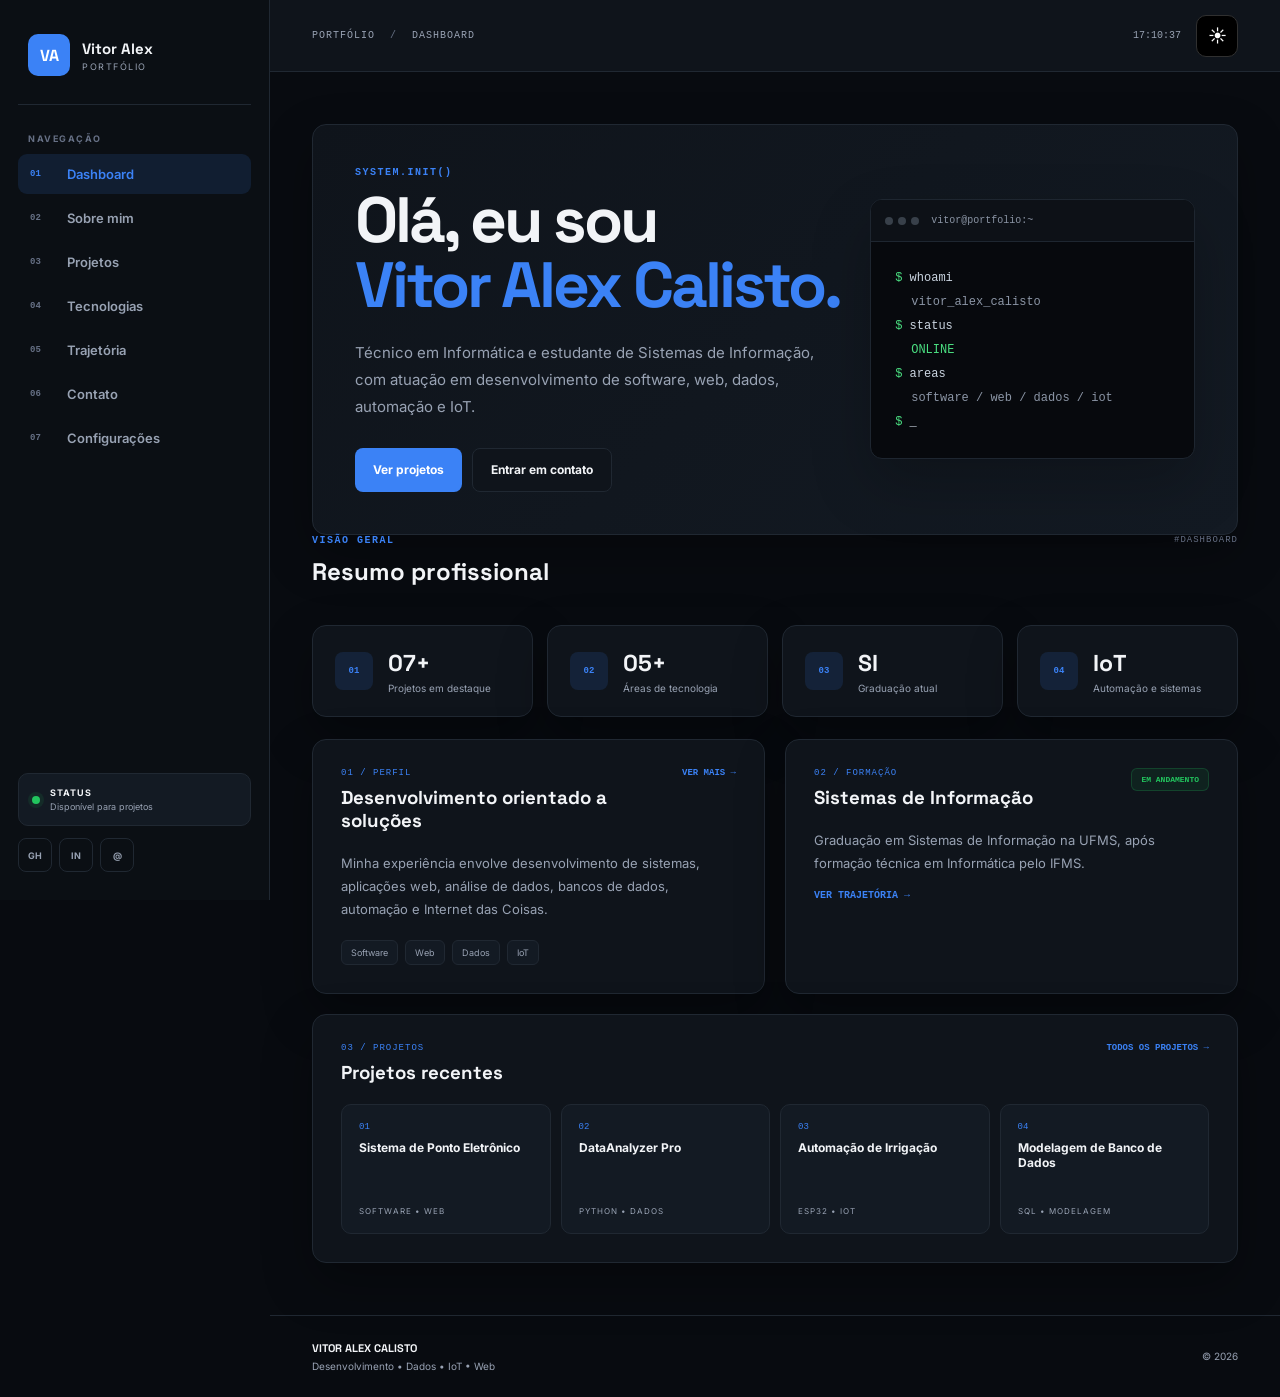
<file: index.html>
<!DOCTYPE html>
<html lang="pt-BR">
<head>
    <meta charset="UTF-8">
    <meta name="viewport" content="width=device-width, initial-scale=1.0">

    <meta name="description"
        content="Portfólio profissional de Vitor Alex Calisto, Técnico em Informática e estudante de Sistemas de Informação.">

    <title>Vitor Alex Calisto | Portfólio</title>

    <link rel="preconnect" href="https://fonts.googleapis.com">
    <link rel="preconnect" href="https://fonts.gstatic.com" crossorigin>

    <link
        href="https://fonts.googleapis.com/css2?family=Inter:wght@400;500;600;700;800&family=Space+Grotesk:wght@500;600;700&display=swap"
        rel="stylesheet">

    <link rel="stylesheet" href="css/style.css">
    
</head>

<body>

<div class="app">

    <aside class="sidebar">

        <a href="index.html" class="brand">
            <span class="brand-mark">VA</span>

            <span class="brand-info">
                <strong>Vitor Alex</strong>
                <small>PORTFÓLIO</small>
            </span>
        </a>

        <div class="sidebar-label">
            NAVEGAÇÃO
        </div>

        <nav class="sidebar-nav">

            <a href="index.html" class="nav-link active">
                <span>01</span>
                Dashboard
            </a>

            <a href="sobre.html" class="nav-link">
                <span>02</span>
                Sobre mim
            </a>

            <a href="projetos.html" class="nav-link">
                <span>03</span>
                Projetos
            </a>

            <a href="tecnologias.html" class="nav-link">
                <span>04</span>
                Tecnologias
            </a>

            <a href="trajetoria.html" class="nav-link">
                <span>05</span>
                Trajetória
            </a>

            <a href="contato.html" class="nav-link">
                <span>06</span>
                Contato
            </a>

            <a href="configuracoes.html" class="nav-link">
                <span>07</span>
                Configurações
            </a>

        </nav>

        <div class="sidebar-bottom">

            <div class="online-card">
                <span class="online-dot"></span>

                <div>
                    <strong>STATUS</strong>
                    <small>Disponível para projetos</small>
                </div>
            </div>

            <div class="sidebar-social">

                <a href="https://github.com/Vitor-Valenzuela"
                   target="_blank"
                   rel="noopener noreferrer">
                    GH
                </a>

                <a href="https://www.linkedin.com/in/vitor-alex-calisto-valenzuela-278415334/"
                   target="_blank"
                   rel="noopener noreferrer">
                    IN
                </a>

                <a href="mailto:vitoralex0412@gmail.com">
                    @
                </a>

            </div>

        </div>

    </aside>


    <main class="main-content">

        <header class="topbar">

            <button class="mobile-menu" id="mobileMenu">
                ☰
            </button>

            <div class="breadcrumb">
                PORTFÓLIO
                <span>/</span>
                DASHBOARD
            </div>

            <div class="topbar-actions">

                <span class="current-time" id="currentTime">
                    00:00:00
                </span>

                <button
                class="theme-toggle"
                id="themeToggle"
                aria-label="Alternar tema"
                title="Alternar tema">
                ☀
            </button>

            </div>

        </header>


        <section class="dashboard">

            <div class="welcome-card">

                <div class="welcome-content">

                    <span class="section-kicker">
                        SYSTEM.INIT()
                    </span>

                    <h1>
                        Olá, eu sou
                        <strong>Vitor Alex Calisto.</strong>
                    </h1>

                    <p>
                        Técnico em Informática e estudante de
                        Sistemas de Informação, com atuação em
                        desenvolvimento de software, web, dados,
                        automação e IoT.
                    </p>

                    <div class="hero-actions">

                        <a href="projetos.html" class="btn btn-primary">
                            Ver projetos
                        </a>

                        <a href="contato.html" class="btn btn-secondary">
                            Entrar em contato
                        </a>

                    </div>

                </div>


                <div class="terminal">

                    <div class="terminal-header">

                        <div class="terminal-buttons">
                            <i></i>
                            <i></i>
                            <i></i>
                        </div>

                        <span>vitor@portfolio:~</span>

                    </div>

                    <div class="terminal-body">

                        <p>
                            <span class="terminal-green">$</span>
                            whoami
                        </p>

                        <p class="terminal-result">
                            vitor_alex_calisto
                        </p>

                        <p>
                            <span class="terminal-green">$</span>
                            status
                        </p>

                        <p class="terminal-result success">
                            ONLINE
                        </p>

                        <p>
                            <span class="terminal-green">$</span>
                            areas
                        </p>

                        <p class="terminal-result">
                            software / web / dados / iot
                        </p>

                        <p>
                            <span class="terminal-green">$</span>
                            _
                        </p>

                    </div>

                </div>

            </div>


            <div class="page-header">

                <div>
                    <span class="section-kicker">
                        VISÃO GERAL
                    </span>

                    <h2>
                        Resumo profissional
                    </h2>
                </div>

                <span class="page-code">
                    #DASHBOARD
                </span>

            </div>


            <div class="stats-grid">

                <article class="stat-card">

                    <span class="stat-icon">
                        01
                    </span>

                    <div>
                        <strong>07+</strong>
                        <span>Projetos em destaque</span>
                    </div>

                </article>


                <article class="stat-card">

                    <span class="stat-icon">
                        02
                    </span>

                    <div>
                        <strong>05+</strong>
                        <span>Áreas de tecnologia</span>
                    </div>

                </article>


                <article class="stat-card">

                    <span class="stat-icon">
                        03
                    </span>

                    <div>
                        <strong>SI</strong>
                        <span>Graduação atual</span>
                    </div>

                </article>


                <article class="stat-card">

                    <span class="stat-icon">
                        04
                    </span>

                    <div>
                        <strong>IoT</strong>
                        <span>Automação e sistemas</span>
                    </div>

                </article>

            </div>


            <div class="content-grid">

                <section class="panel">

                    <div class="panel-header">

                        <div>
                            <span class="panel-code">
                                01 / PERFIL
                            </span>

                            <h3>
                                Desenvolvimento orientado a soluções
                            </h3>
                        </div>

                        <a href="sobre.html">
                            VER MAIS →
                        </a>

                    </div>

                    <p class="panel-text">
                        Minha experiência envolve desenvolvimento de
                        sistemas, aplicações web, análise de dados,
                        bancos de dados, automação e Internet das Coisas.
                    </p>

                    <div class="tag-list">

                        <span>Software</span>
                        <span>Web</span>
                        <span>Dados</span>
                        <span>IoT</span>

                    </div>

                </section>


                <section class="panel">

                    <div class="panel-header">

                        <div>
                            <span class="panel-code">
                                02 / FORMAÇÃO
                            </span>

                            <h3>
                                Sistemas de Informação
                            </h3>
                        </div>

                        <span class="status-badge">
                            EM ANDAMENTO
                        </span>

                    </div>

                    <p class="panel-text">
                        Graduação em Sistemas de Informação na UFMS,
                        após formação técnica em Informática pelo IFMS.
                    </p>

                    <a href="trajetoria.html" class="text-link">
                        VER TRAJETÓRIA →
                    </a>

                </section>

            </div>


            <section class="panel projects-preview">

                <div class="panel-header">

                    <div>
                        <span class="panel-code">
                            03 / PROJETOS
                        </span>

                        <h3>
                            Projetos recentes
                        </h3>
                    </div>

                    <a href="projetos.html">
                        TODOS OS PROJETOS →
                    </a>

                </div>


                <div class="mini-project-grid">

                    <a href="projetos.html" class="mini-project">
                        <span>01</span>
                        <strong>Sistema de Ponto Eletrônico</strong>
                        <small>SOFTWARE • WEB</small>
                    </a>

                    <a href="projetos.html" class="mini-project">
                        <span>02</span>
                        <strong>DataAnalyzer Pro</strong>
                        <small>PYTHON • DADOS</small>
                    </a>

                    <a href="projetos.html" class="mini-project">
                        <span>03</span>
                        <strong>Automação de Irrigação</strong>
                        <small>ESP32 • IOT</small>
                    </a>

                    <a href="projetos.html" class="mini-project">
                        <span>04</span>
                        <strong>Modelagem de Banco de Dados</strong>
                        <small>SQL • MODELAGEM</small>
                    </a>

                </div>

            </section>

        </section>


        <footer class="footer">

            <div>
                <strong>VITOR ALEX CALISTO</strong>
                <span>Desenvolvimento • Dados • IoT • Web</span>
            </div>

            <span>
                © <span id="year"></span>
            </span>

        </footer>

    </main>

</div>

<script src="js/script.js"></script>

</body>
</html>
</file>
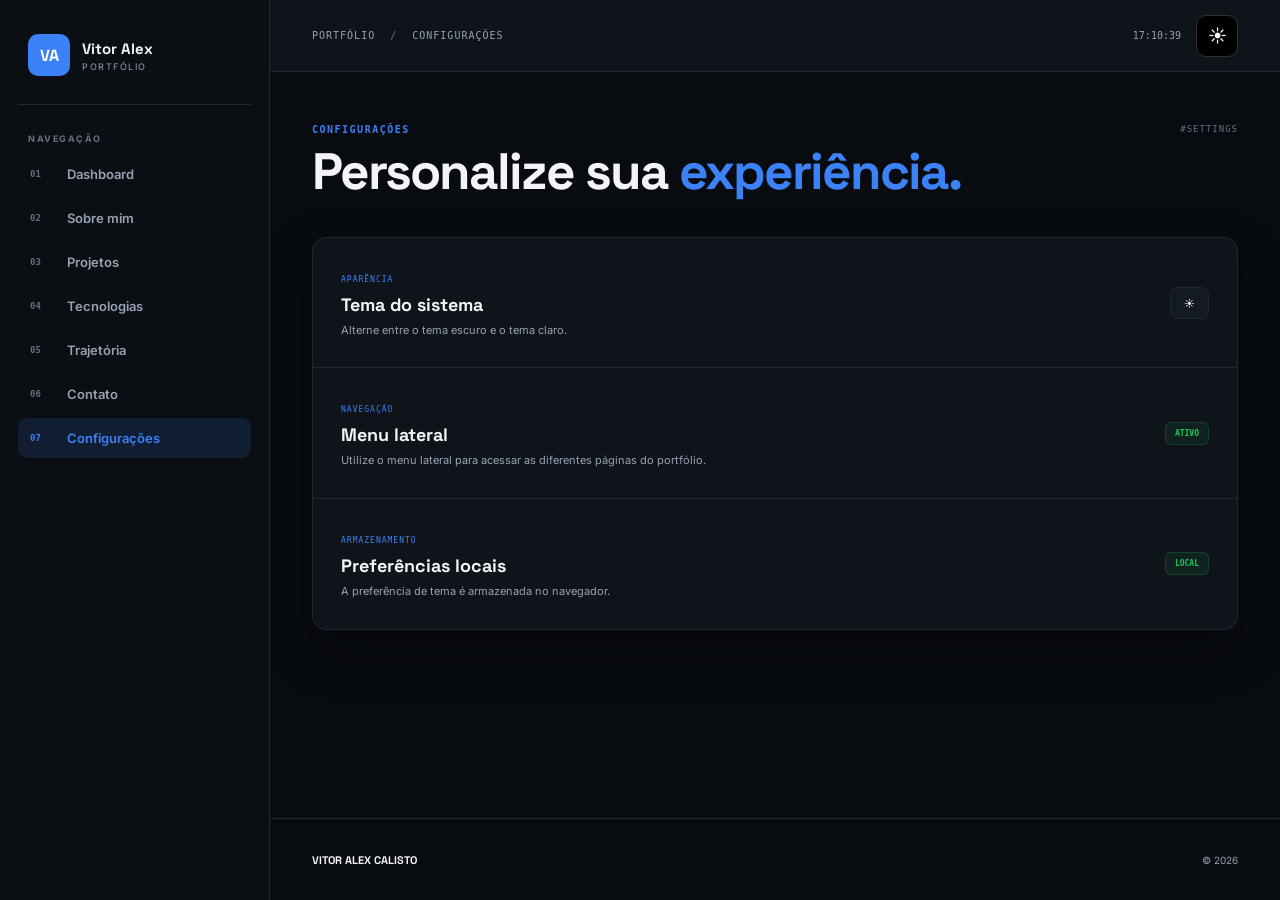
<file: configuracoes.html>
<!DOCTYPE html>
<html lang="pt-BR">

<head>

    <meta charset="UTF-8">
    <meta name="viewport" content="width=device-width, initial-scale=1.0">

    <title>Configurações | Vitor Alex Calisto</title>

    <link rel="preconnect" href="https://fonts.googleapis.com">
    <link rel="preconnect" href="https://fonts.gstatic.com" crossorigin>

    <link
        href="https://fonts.googleapis.com/css2?family=Inter:wght@400;500;600;700;800&family=Space+Grotesk:wght@500;600;700&display=swap"
        rel="stylesheet">

    <link rel="stylesheet" href="css/style.css">

</head>

<body>

<div class="app">

    <aside class="sidebar">

        <a href="index.html" class="brand">
            <span class="brand-mark">VA</span>

            <span class="brand-info">
                <strong>Vitor Alex</strong>
                <small>PORTFÓLIO</small>
            </span>
        </a>

        <div class="sidebar-label">NAVEGAÇÃO</div>

        <nav class="sidebar-nav">

            <a href="index.html" class="nav-link">
                <span>01</span> Dashboard
            </a>

            <a href="sobre.html" class="nav-link">
                <span>02</span> Sobre mim
            </a>

            <a href="projetos.html" class="nav-link">
                <span>03</span> Projetos
            </a>

            <a href="tecnologias.html" class="nav-link">
                <span>04</span> Tecnologias
            </a>

            <a href="trajetoria.html" class="nav-link">
                <span>05</span> Trajetória
            </a>

            <a href="contato.html" class="nav-link">
                <span>06</span> Contato
            </a>

            <a href="configuracoes.html" class="nav-link active">
                <span>07</span> Configurações
            </a>

        </nav>

    </aside>


    <main class="main-content">

        <header class="topbar">

            <button class="mobile-menu" id="mobileMenu">☰</button>

            <div class="breadcrumb">
                PORTFÓLIO <span>/</span> CONFIGURAÇÕES
            </div>

            <div class="topbar-actions">

                <span class="current-time" id="currentTime"></span>

                <button
            class="theme-toggle"
            id="themeToggle"
            aria-label="Alternar tema"
            title="Alternar tema">
            ☀
        </button>

            </div>

        </header>


        <section class="page">

            <div class="page-header">

                <div>

                    <span class="section-kicker">
                        CONFIGURAÇÕES
                    </span>

                    <h1>
                        Personalize sua
                        <span>experiência.</span>
                    </h1>

                </div>

                <span class="page-code">
                    #SETTINGS
                </span>

            </div>


            <section class="settings-panel">

                <div class="setting-row">

                    <div>

                        <span class="setting-label">
                            APARÊNCIA
                        </span>

                        <h2>
                            Tema do sistema
                        </h2>

                        <p>
                            Alterne entre o tema escuro e o tema claro.
                        </p>

                    </div>


                    <button
                        class="setting-theme"
                        id="themeToggleLarge">

                        <span class="theme-preview dark">
                            ◐
                        </span>

                        <span>
                            Alternar tema
                        </span>

                    </button>

                </div>


                <div class="setting-row">

                    <div>

                        <span class="setting-label">
                            NAVEGAÇÃO
                        </span>

                        <h2>
                            Menu lateral
                        </h2>

                        <p>
                            Utilize o menu lateral para acessar as
                            diferentes páginas do portfólio.
                        </p>

                    </div>

                    <span class="setting-status">
                        ATIVO
                    </span>

                </div>


                <div class="setting-row">

                    <div>

                        <span class="setting-label">
                            ARMAZENAMENTO
                        </span>

                        <h2>
                            Preferências locais
                        </h2>

                        <p>
                            A preferência de tema é armazenada
                            no navegador.
                        </p>

                    </div>

                    <span class="setting-status">
                        LOCAL
                    </span>

                </div>

            </section>

        </section>


        <footer class="footer">

            <strong>VITOR ALEX CALISTO</strong>

            <span>
                © <span id="year"></span>
            </span>

        </footer>

    </main>

</div>

<script src="js/script.js"></script>

</body>
</html>
</file>
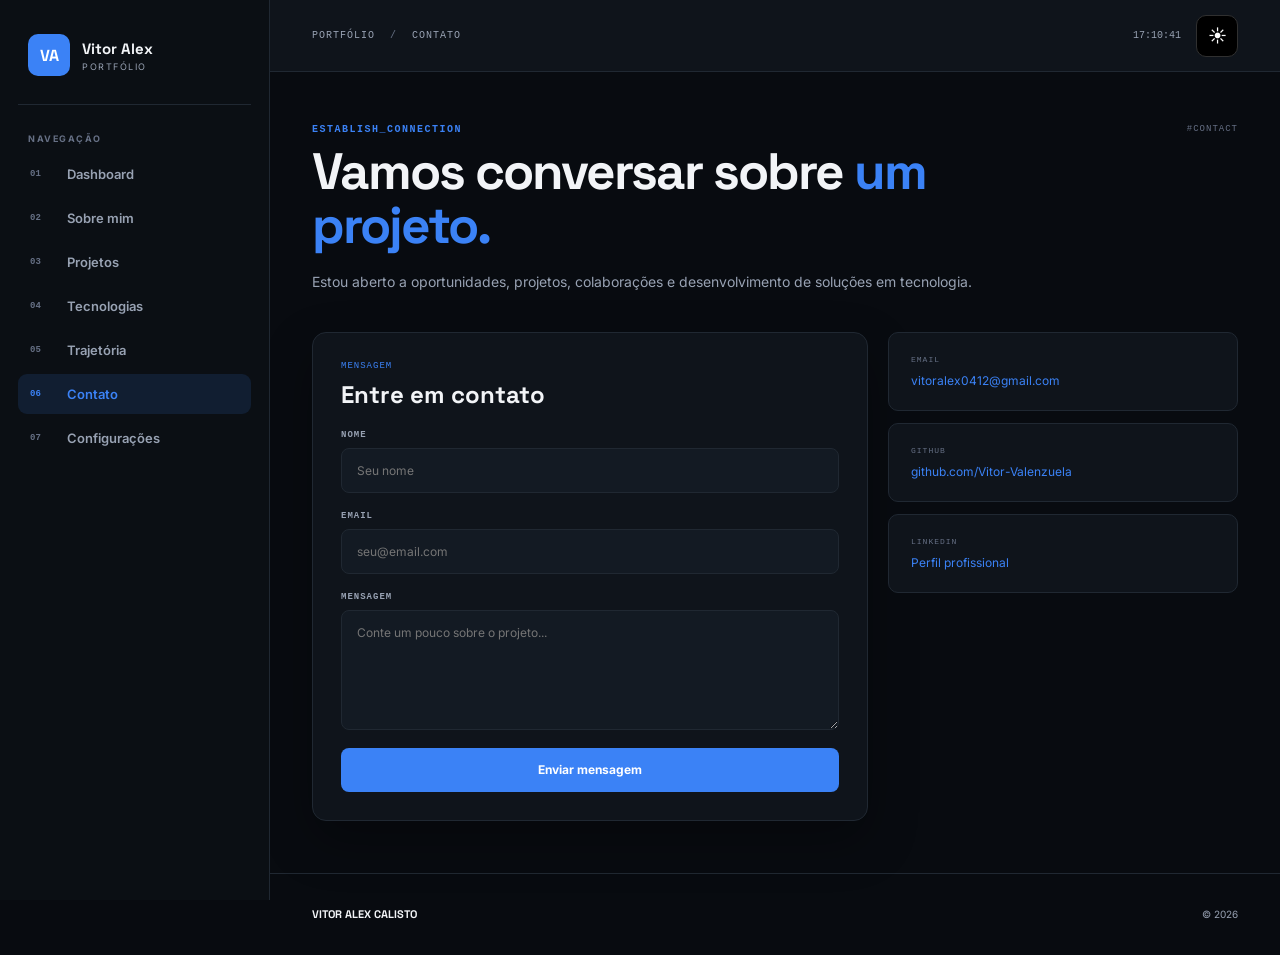
<file: contato.html>
<!DOCTYPE html>
<html lang="pt-BR">

<head>

    <meta charset="UTF-8">
    <meta name="viewport" content="width=device-width, initial-scale=1.0">

    <title>Contato | Vitor Alex Calisto</title>

    <link rel="preconnect" href="https://fonts.googleapis.com">
    <link rel="preconnect" href="https://fonts.gstatic.com" crossorigin>

    <link
        href="https://fonts.googleapis.com/css2?family=Inter:wght@400;500;600;700;800&family=Space+Grotesk:wght@500;600;700&display=swap"
        rel="stylesheet">

    <link rel="stylesheet" href="css/style.css">

</head>

<body>

<div class="app">

    <aside class="sidebar">

        <a href="index.html" class="brand">
            <span class="brand-mark">VA</span>

            <span class="brand-info">
                <strong>Vitor Alex</strong>
                <small>PORTFÓLIO</small>
            </span>
        </a>

        <div class="sidebar-label">NAVEGAÇÃO</div>

        <nav class="sidebar-nav">

            <a href="index.html" class="nav-link">
                <span>01</span> Dashboard
            </a>

            <a href="sobre.html" class="nav-link">
                <span>02</span> Sobre mim
            </a>

            <a href="projetos.html" class="nav-link">
                <span>03</span> Projetos
            </a>

            <a href="tecnologias.html" class="nav-link">
                <span>04</span> Tecnologias
            </a>

            <a href="trajetoria.html" class="nav-link">
                <span>05</span> Trajetória
            </a>

            <a href="contato.html" class="nav-link active">
                <span>06</span> Contato
            </a>

            <a href="configuracoes.html" class="nav-link">
                <span>07</span> Configurações
            </a>

        </nav>

    </aside>


    <main class="main-content">

        <header class="topbar">

            <button class="mobile-menu" id="mobileMenu">☰</button>

            <div class="breadcrumb">
                PORTFÓLIO <span>/</span> CONTATO
            </div>

            <div class="topbar-actions">

                <span class="current-time" id="currentTime"></span>

                    <button
                    class="theme-toggle"
                    id="themeToggle"
                    aria-label="Alternar tema"
                    title="Alternar tema">
                    ☀
                </button>

            </div>

        </header>


        <section class="page">

            <div class="page-header">

                <div>

                    <span class="section-kicker">
                        ESTABLISH_CONNECTION
                    </span>

                    <h1>
                        Vamos conversar sobre
                        <span>um projeto.</span>
                    </h1>

                    <p class="page-description">
                        Estou aberto a oportunidades, projetos,
                        colaborações e desenvolvimento de soluções
                        em tecnologia.
                    </p>

                </div>

                <span class="page-code">
                    #CONTACT
                </span>

            </div>


            <div class="contact-layout">

                <section class="panel">

                    <div class="panel-header">

                        <div>

                            <span class="panel-code">
                                MENSAGEM
                            </span>

                            <h2>
                                Entre em contato
                            </h2>

                        </div>

                    </div>


                    <form id="contact-form" class="contact-form">

                        <label>
                            <span>NOME</span>

                            <input
                                type="text"
                                name="nome"
                                placeholder="Seu nome"
                                required>
                        </label>


                        <label>
                            <span>EMAIL</span>

                            <input
                                type="email"
                                name="email"
                                placeholder="seu@email.com"
                                required>
                        </label>


                        <label>
                            <span>MENSAGEM</span>

                            <textarea
                                name="mensagem"
                                rows="6"
                                placeholder="Conte um pouco sobre o projeto..."
                                required></textarea>
                        </label>


                        <button
                            type="submit"
                            class="btn btn-primary">
                            Enviar mensagem
                        </button>

                    </form>

                </section>


                <aside class="contact-side">

                    <div class="contact-card">

                        <span>EMAIL</span>

                        <a href="mailto:vitoralex0412@gmail.com">
                            vitoralex0412@gmail.com
                        </a>

                    </div>


                    <div class="contact-card">

                        <span>GITHUB</span>

                        <a
                            href="https://github.com/Vitor-Valenzuela"
                            target="_blank"
                            rel="noopener noreferrer">
                            github.com/Vitor-Valenzuela
                        </a>

                    </div>


                    <div class="contact-card">

                        <span>LINKEDIN</span>

                        <a
                            href="https://www.linkedin.com/in/vitor-alex-calisto-valenzuela-278415334/"
                            target="_blank"
                            rel="noopener noreferrer">
                            Perfil profissional
                        </a>

                    </div>

                </aside>

            </div>

        </section>


        <footer class="footer">

            <strong>VITOR ALEX CALISTO</strong>

            <span>
                © <span id="year"></span>
            </span>

        </footer>

    </main>

</div>

<script src="js/script.js"></script>

</body>
</html>
</file>
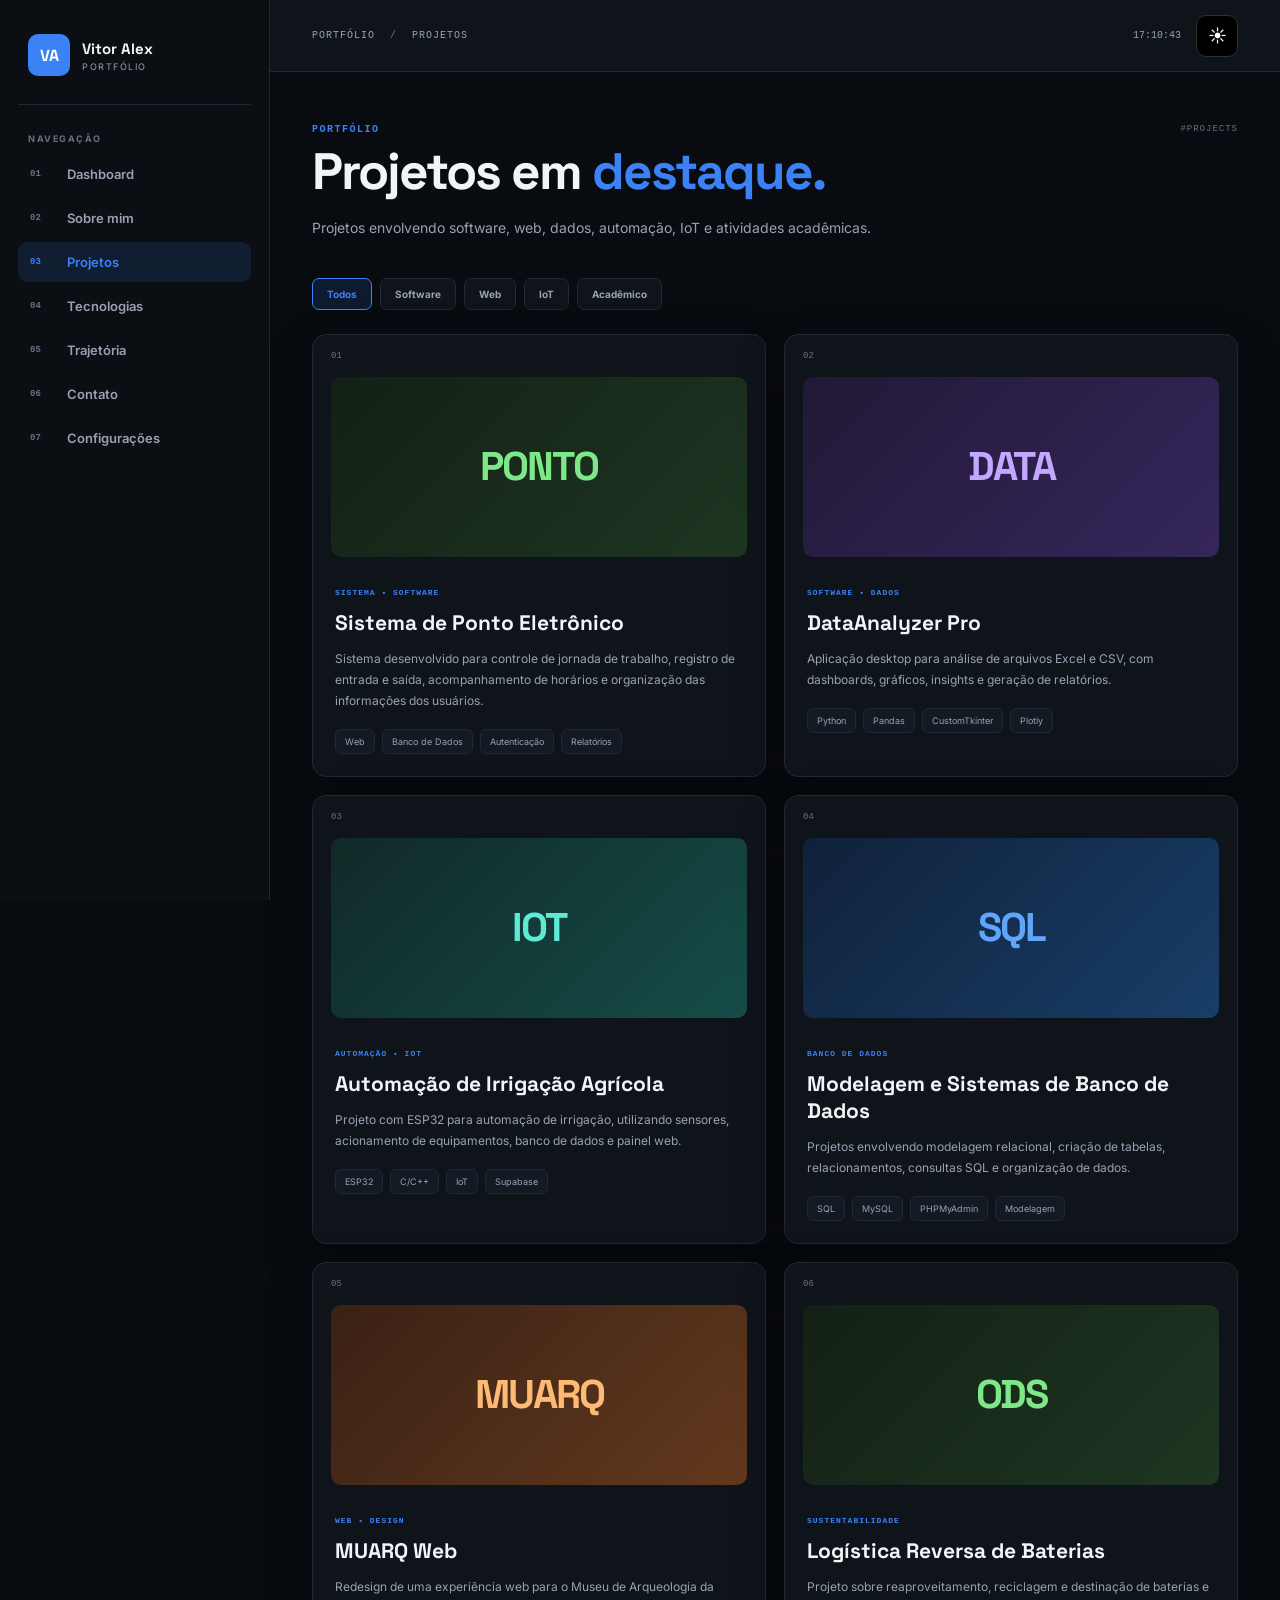
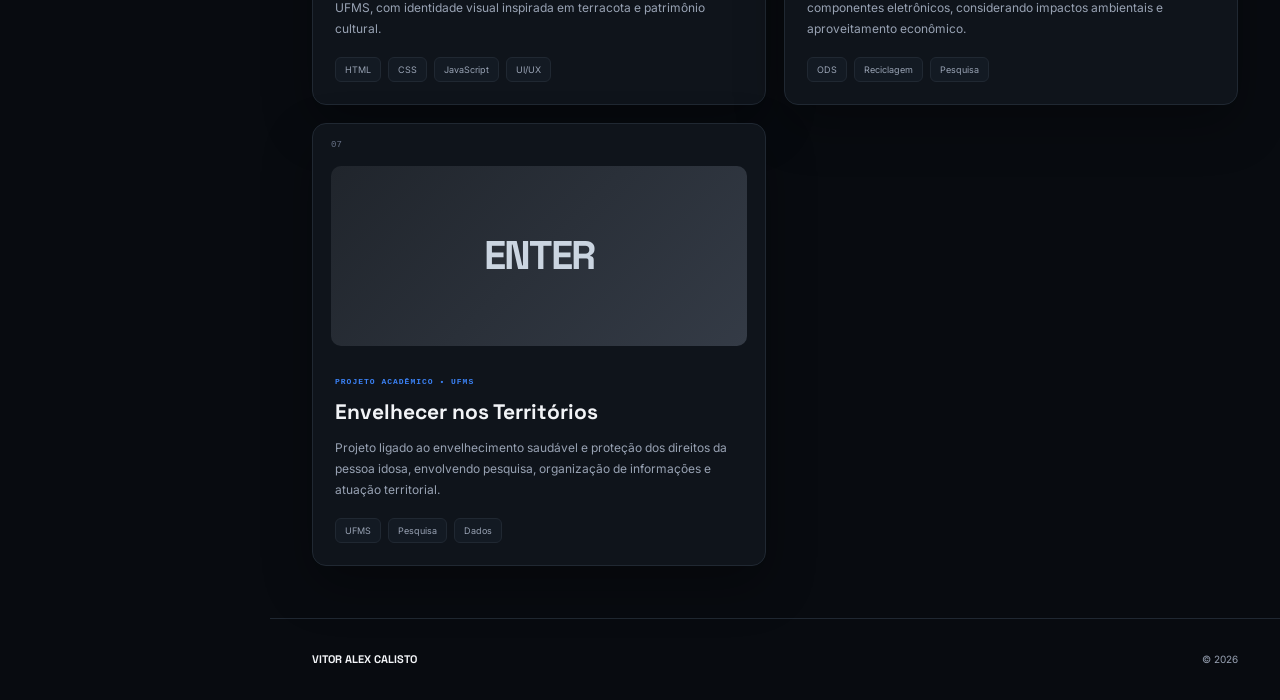
<file: projetos.html>
<!DOCTYPE html>
<html lang="pt-BR">
<head>

    <meta charset="UTF-8">
    <meta name="viewport" content="width=device-width, initial-scale=1.0">

    <title>Projetos | Vitor Alex Calisto</title>

    <link rel="preconnect" href="https://fonts.googleapis.com">
    <link rel="preconnect" href="https://fonts.gstatic.com" crossorigin>

    <link
        href="https://fonts.googleapis.com/css2?family=Inter:wght@400;500;600;700;800&family=Space+Grotesk:wght@500;600;700&display=swap"
        rel="stylesheet">

    <link rel="stylesheet" href="css/style.css">

</head>

<body>

<div class="app">

    <aside class="sidebar">

        <a href="index.html" class="brand">
            <span class="brand-mark">VA</span>

            <span class="brand-info">
                <strong>Vitor Alex</strong>
                <small>PORTFÓLIO</small>
            </span>
        </a>

        <div class="sidebar-label">NAVEGAÇÃO</div>

        <nav class="sidebar-nav">

            <a href="index.html" class="nav-link">
                <span>01</span> Dashboard
            </a>

            <a href="sobre.html" class="nav-link">
                <span>02</span> Sobre mim
            </a>

            <a href="projetos.html" class="nav-link active">
                <span>03</span> Projetos
            </a>

            <a href="tecnologias.html" class="nav-link">
                <span>04</span> Tecnologias
            </a>

            <a href="trajetoria.html" class="nav-link">
                <span>05</span> Trajetória
            </a>

            <a href="contato.html" class="nav-link">
                <span>06</span> Contato
            </a>

            <a href="configuracoes.html" class="nav-link">
                <span>07</span> Configurações
            </a>

        </nav>

    </aside>


    <main class="main-content">

        <header class="topbar">

            <button class="mobile-menu" id="mobileMenu">☰</button>

            <div class="breadcrumb">
                PORTFÓLIO <span>/</span> PROJETOS
            </div>

            <div class="topbar-actions">

                <span class="current-time" id="currentTime"></span>

                <button
                    class="theme-toggle"
                    id="themeToggle"
                    aria-label="Alternar tema"
                    title="Alternar tema">
                    ☾
                </button>

            </div>

        </header>


        <section class="page">

            <div class="page-header">

                <div>

                    <span class="section-kicker">
                        PORTFÓLIO
                    </span>

                    <h1>
                        Projetos em
                        <span>destaque.</span>
                    </h1>

                    <p class="page-description">
                        Projetos envolvendo software, web, dados,
                        automação, IoT e atividades acadêmicas.
                    </p>

                </div>

                <span class="page-code">
                    #PROJECTS
                </span>

            </div>


            <div class="filters">

                <button class="filter active" data-filter="all">
                    Todos
                </button>

                <button class="filter" data-filter="software">
                    Software
                </button>

                <button class="filter" data-filter="web">
                    Web
                </button>

                <button class="filter" data-filter="iot">
                    IoT
                </button>

                <button class="filter" data-filter="academico">
                    Acadêmico
                </button>

            </div>


            <div class="project-grid">


                <article class="project-card"
                    data-tags="software web">

                    <div class="project-number">
                        01
                    </div>

                    <div class="project-visual visual-green">
                        PONTO
                    </div>

                    <div class="project-body">

                        <span class="project-category">
                            SISTEMA • SOFTWARE
                        </span>

                        <h2>
                            Sistema de Ponto Eletrônico
                        </h2>

                        <p>
                            Sistema desenvolvido para controle de
                            jornada de trabalho, registro de entrada
                            e saída, acompanhamento de horários e
                            organização das informações dos usuários.
                        </p>

                        <div class="tag-list">
                            <span>Web</span>
                            <span>Banco de Dados</span>
                            <span>Autenticação</span>
                            <span>Relatórios</span>
                        </div>

                    </div>

                </article>


                <article class="project-card"
                    data-tags="software">

                    <div class="project-number">
                        02
                    </div>

                    <div class="project-visual visual-purple">
                        DATA
                    </div>

                    <div class="project-body">

                        <span class="project-category">
                            SOFTWARE • DADOS
                        </span>

                        <h2>
                            DataAnalyzer Pro
                        </h2>

                        <p>
                            Aplicação desktop para análise de arquivos
                            Excel e CSV, com dashboards, gráficos,
                            insights e geração de relatórios.
                        </p>

                        <div class="tag-list">
                            <span>Python</span>
                            <span>Pandas</span>
                            <span>CustomTkinter</span>
                            <span>Plotly</span>
                        </div>

                    </div>

                </article>


                <article class="project-card"
                    data-tags="iot software">

                    <div class="project-number">
                        03
                    </div>

                    <div class="project-visual visual-cyan">
                        IOT
                    </div>

                    <div class="project-body">

                        <span class="project-category">
                            AUTOMAÇÃO • IOT
                        </span>

                        <h2>
                            Automação de Irrigação Agrícola
                        </h2>

                        <p>
                            Projeto com ESP32 para automação de irrigação,
                            utilizando sensores, acionamento de equipamentos,
                            banco de dados e painel web.
                        </p>

                        <div class="tag-list">
                            <span>ESP32</span>
                            <span>C/C++</span>
                            <span>IoT</span>
                            <span>Supabase</span>
                        </div>

                    </div>

                </article>


                <article class="project-card"
                    data-tags="software academico">

                    <div class="project-number">
                        04
                    </div>

                    <div class="project-visual visual-blue">
                        SQL
                    </div>

                    <div class="project-body">

                        <span class="project-category">
                            BANCO DE DADOS
                        </span>

                        <h2>
                            Modelagem e Sistemas de Banco de Dados
                        </h2>

                        <p>
                            Projetos envolvendo modelagem relacional,
                            criação de tabelas, relacionamentos,
                            consultas SQL e organização de dados.
                        </p>

                        <div class="tag-list">
                            <span>SQL</span>
                            <span>MySQL</span>
                            <span>PHPMyAdmin</span>
                            <span>Modelagem</span>
                        </div>

                    </div>

                </article>


                <article class="project-card"
                    data-tags="web">

                    <div class="project-number">
                        05
                    </div>

                    <div class="project-visual visual-orange">
                        MUARQ
                    </div>

                    <div class="project-body">

                        <span class="project-category">
                            WEB • DESIGN
                        </span>

                        <h2>
                            MUARQ Web
                        </h2>

                        <p>
                            Redesign de uma experiência web para o
                            Museu de Arqueologia da UFMS, com identidade
                            visual inspirada em terracota e patrimônio cultural.
                        </p>

                        <div class="tag-list">
                            <span>HTML</span>
                            <span>CSS</span>
                            <span>JavaScript</span>
                            <span>UI/UX</span>
                        </div>

                    </div>

                </article>


                <article class="project-card"
                    data-tags="academico">

                    <div class="project-number">
                        06
                    </div>

                    <div class="project-visual visual-green">
                        ODS
                    </div>

                    <div class="project-body">

                        <span class="project-category">
                            SUSTENTABILIDADE
                        </span>

                        <h2>
                            Logística Reversa de Baterias
                        </h2>

                        <p>
                            Projeto sobre reaproveitamento, reciclagem
                            e destinação de baterias e componentes
                            eletrônicos, considerando impactos ambientais
                            e aproveitamento econômico.
                        </p>

                        <div class="tag-list">
                            <span>ODS</span>
                            <span>Reciclagem</span>
                            <span>Pesquisa</span>
                        </div>

                    </div>

                </article>


                <article class="project-card"
                    data-tags="academico">

                    <div class="project-number">
                        07
                    </div>

                    <div class="project-visual visual-gray">
                        ENTER
                    </div>

                    <div class="project-body">

                        <span class="project-category">
                            PROJETO ACADÊMICO • UFMS
                        </span>

                        <h2>
                            Envelhecer nos Territórios
                        </h2>

                        <p>
                            Projeto ligado ao envelhecimento saudável
                            e proteção dos direitos da pessoa idosa,
                            envolvendo pesquisa, organização de
                            informações e atuação territorial.
                        </p>

                        <div class="tag-list">
                            <span>UFMS</span>
                            <span>Pesquisa</span>
                            <span>Dados</span>
                        </div>

                    </div>

                </article>

            </div>

        </section>


        <footer class="footer">

            <strong>VITOR ALEX CALISTO</strong>

            <span>
                © <span id="year"></span>
            </span>

        </footer>

    </main>

</div>

<script src="js/script.js"></script>

</body>
</html>
</file>
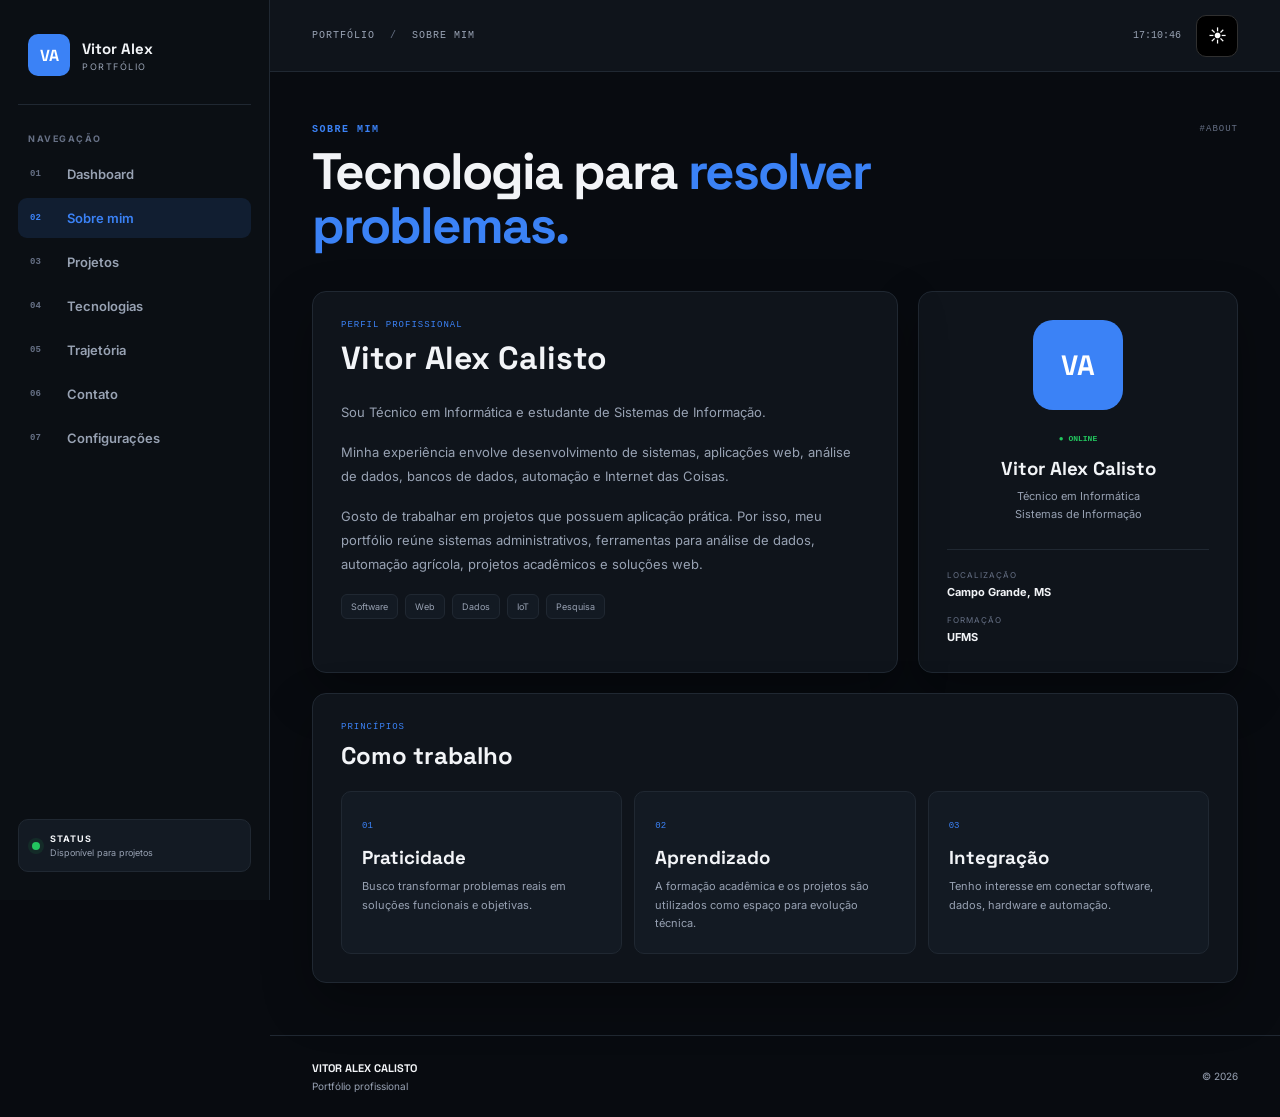
<file: sobre.html>
<!DOCTYPE html>
<html lang="pt-BR">
<head>
    <meta charset="UTF-8">
    <meta name="viewport" content="width=device-width, initial-scale=1.0">

    <title>Sobre | Vitor Alex Calisto</title>

    <link rel="preconnect" href="https://fonts.googleapis.com">
    <link rel="preconnect" href="https://fonts.gstatic.com" crossorigin>

    <link
        href="https://fonts.googleapis.com/css2?family=Inter:wght@400;500;600;700;800&family=Space+Grotesk:wght@500;600;700&display=swap"
        rel="stylesheet">

    <link rel="stylesheet" href="css/style.css">
</head>

<body>

<div class="app">

    <aside class="sidebar">

        <a href="index.html" class="brand">
            <span class="brand-mark">VA</span>

            <span class="brand-info">
                <strong>Vitor Alex</strong>
                <small>PORTFÓLIO</small>
            </span>
        </a>

        <div class="sidebar-label">NAVEGAÇÃO</div>

        <nav class="sidebar-nav">

            <a href="index.html" class="nav-link">
                <span>01</span> Dashboard
            </a>

            <a href="sobre.html" class="nav-link active">
                <span>02</span> Sobre mim
            </a>

            <a href="projetos.html" class="nav-link">
                <span>03</span> Projetos
            </a>

            <a href="tecnologias.html" class="nav-link">
                <span>04</span> Tecnologias
            </a>

            <a href="trajetoria.html" class="nav-link">
                <span>05</span> Trajetória
            </a>

            <a href="contato.html" class="nav-link">
                <span>06</span> Contato
            </a>

            <a href="configuracoes.html" class="nav-link">
                <span>07</span> Configurações
            </a>

        </nav>

        <div class="sidebar-bottom">

            <div class="online-card">
                <span class="online-dot"></span>

                <div>
                    <strong>STATUS</strong>
                    <small>Disponível para projetos</small>
                </div>
            </div>

        </div>

    </aside>


    <main class="main-content">

        <header class="topbar">

            <button class="mobile-menu" id="mobileMenu">☰</button>

            <div class="breadcrumb">
                PORTFÓLIO <span>/</span> SOBRE MIM
            </div>

            <div class="topbar-actions">

                <span class="current-time" id="currentTime"></span>

                <button
                    class="theme-toggle"
                    id="themeToggle"
                    aria-label="Alternar tema"
                    title="Alternar tema">
                    ☾
                </button>

            </div>

        </header>


        <section class="page">

            <div class="page-header">

                <div>
                    <span class="section-kicker">
                        SOBRE MIM
                    </span>

                    <h1>
                        Tecnologia para
                        <span>resolver problemas.</span>
                    </h1>
                </div>

                <span class="page-code">
                    #ABOUT
                </span>

            </div>


            <div class="about-layout">

                <section class="panel about-main">

                    <span class="panel-code">
                        PERFIL PROFISSIONAL
                    </span>

                    <h2>
                        Vitor Alex Calisto
                    </h2>

                    <p>
                        Sou Técnico em Informática e estudante de
                        Sistemas de Informação.
                    </p>

                    <p>
                        Minha experiência envolve desenvolvimento de
                        sistemas, aplicações web, análise de dados,
                        bancos de dados, automação e Internet das Coisas.
                    </p>

                    <p>
                        Gosto de trabalhar em projetos que possuem
                        aplicação prática. Por isso, meu portfólio reúne
                        sistemas administrativos, ferramentas para análise
                        de dados, automação agrícola, projetos acadêmicos
                        e soluções web.
                    </p>

                    <div class="tag-list">
                        <span>Software</span>
                        <span>Web</span>
                        <span>Dados</span>
                        <span>IoT</span>
                        <span>Pesquisa</span>
                    </div>

                </section>


                <aside class="profile-card">

                    <div class="profile-avatar">
                        VA
                    </div>

                    <span class="profile-status">
                        ● ONLINE
                    </span>

                    <h3>
                        Vitor Alex Calisto
                    </h3>

                    <p>
                        Técnico em Informática
                        <br>
                        Sistemas de Informação
                    </p>

                    <div class="profile-details">

                        <div>
                            <span>LOCALIZAÇÃO</span>
                            <strong>Campo Grande, MS</strong>
                        </div>

                        <div>
                            <span>FORMAÇÃO</span>
                            <strong>UFMS</strong>
                        </div>

                    </div>

                </aside>

            </div>


            <section class="panel">

                <div class="panel-header">

                    <div>
                        <span class="panel-code">
                            PRINCÍPIOS
                        </span>

                        <h2>
                            Como trabalho
                        </h2>
                    </div>

                </div>


                <div class="principles-grid">

                    <article>
                        <span>01</span>
                        <h3>Praticidade</h3>
                        <p>
                            Busco transformar problemas reais em
                            soluções funcionais e objetivas.
                        </p>
                    </article>

                    <article>
                        <span>02</span>
                        <h3>Aprendizado</h3>
                        <p>
                            A formação acadêmica e os projetos são
                            utilizados como espaço para evolução técnica.
                        </p>
                    </article>

                    <article>
                        <span>03</span>
                        <h3>Integração</h3>
                        <p>
                            Tenho interesse em conectar software,
                            dados, hardware e automação.
                        </p>
                    </article>

                </div>

            </section>

        </section>


        <footer class="footer">

            <div>
                <strong>VITOR ALEX CALISTO</strong>
                <span>Portfólio profissional</span>
            </div>

            <span>© <span id="year"></span></span>

        </footer>

    </main>

</div>

<script src="js/script.js"></script>

</body>
</html>
</file>
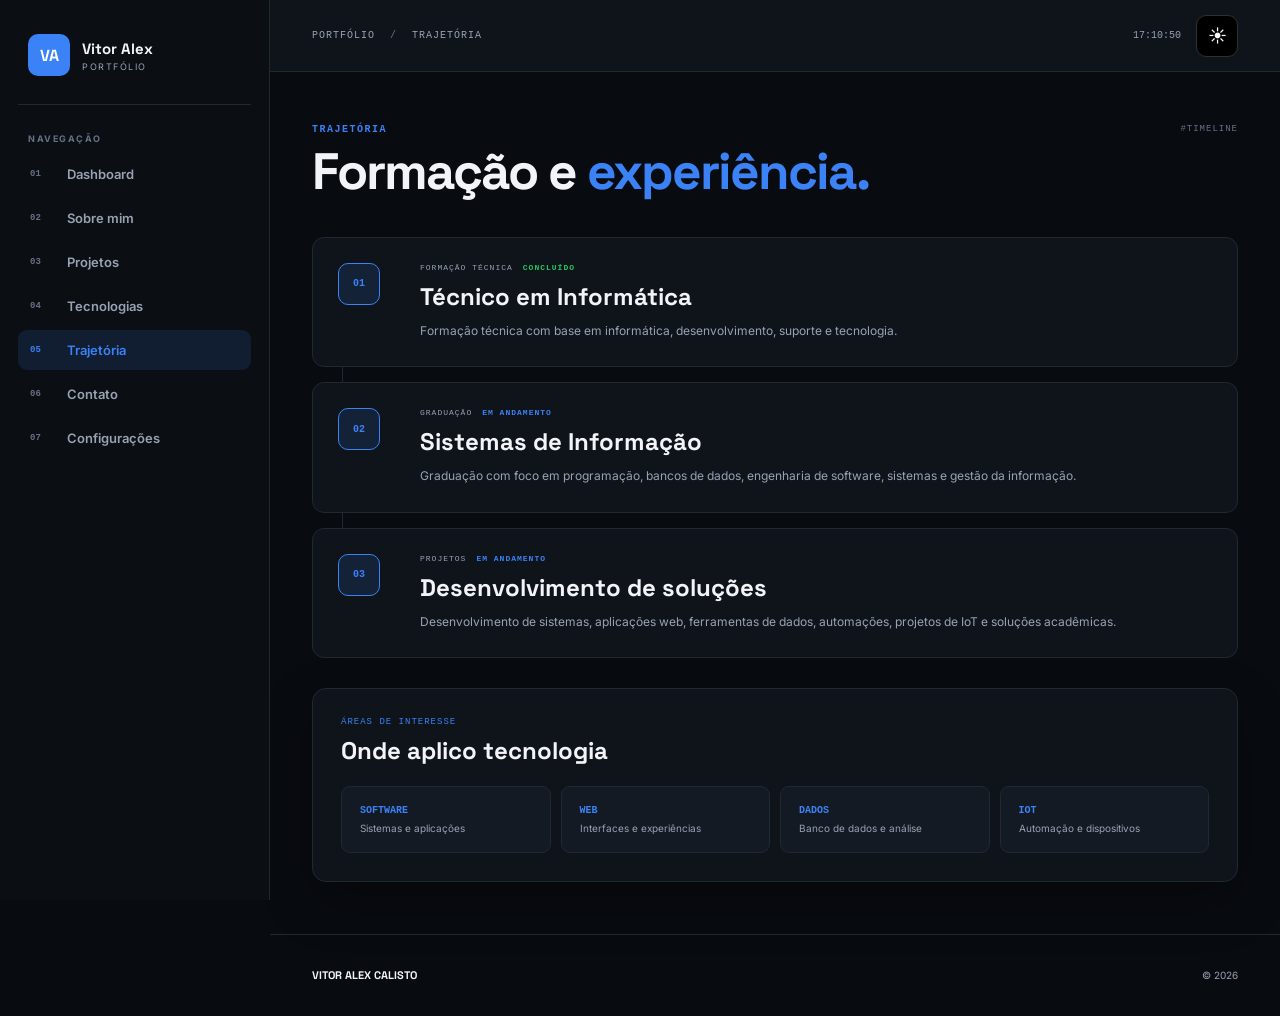
<file: trajetoria.html>
<!DOCTYPE html>
<html lang="pt-BR">

<head>

    <meta charset="UTF-8">
    <meta name="viewport" content="width=device-width, initial-scale=1.0">

    <title>Trajetória | Vitor Alex Calisto</title>

    <link rel="preconnect" href="https://fonts.googleapis.com">
    <link rel="preconnect" href="https://fonts.gstatic.com" crossorigin>

    <link
        href="https://fonts.googleapis.com/css2?family=Inter:wght@400;500;600;700;800&family=Space+Grotesk:wght@500;600;700&display=swap"
        rel="stylesheet">

    <link rel="stylesheet" href="css/style.css">

</head>

<body>

<div class="app">

    <aside class="sidebar">

        <a href="index.html" class="brand">
            <span class="brand-mark">VA</span>

            <span class="brand-info">
                <strong>Vitor Alex</strong>
                <small>PORTFÓLIO</small>
            </span>
        </a>

        <div class="sidebar-label">NAVEGAÇÃO</div>

        <nav class="sidebar-nav">

            <a href="index.html" class="nav-link">
                <span>01</span> Dashboard
            </a>

            <a href="sobre.html" class="nav-link">
                <span>02</span> Sobre mim
            </a>

            <a href="projetos.html" class="nav-link">
                <span>03</span> Projetos
            </a>

            <a href="tecnologias.html" class="nav-link">
                <span>04</span> Tecnologias
            </a>

            <a href="trajetoria.html" class="nav-link active">
                <span>05</span> Trajetória
            </a>

            <a href="contato.html" class="nav-link">
                <span>06</span> Contato
            </a>

            <a href="configuracoes.html" class="nav-link">
                <span>07</span> Configurações
            </a>

        </nav>

    </aside>


    <main class="main-content">

        <header class="topbar">

            <button class="mobile-menu" id="mobileMenu">☰</button>

            <div class="breadcrumb">
                PORTFÓLIO <span>/</span> TRAJETÓRIA
            </div>

            <div class="topbar-actions">

                <span class="current-time" id="currentTime"></span>

                <button class="theme-toggle" id="themeToggle">
                    ◐
                </button>

            </div>

        </header>


        <section class="page">

            <div class="page-header">

                <div>

                    <span class="section-kicker">
                        TRAJETÓRIA
                    </span>

                    <h1>
                        Formação e
                        <span>experiência.</span>
                    </h1>

                </div>

                <span class="page-code">
                    #TIMELINE
                </span>

            </div>


            <div class="timeline">

                <article class="timeline-card">

                    <div class="timeline-marker">
                        01
                    </div>

                    <div class="timeline-content">

                        <div class="timeline-top">
                            <span>FORMAÇÃO TÉCNICA</span>
                            <b>CONCLUÍDO</b>
                        </div>

                        <h2>
                            Técnico em Informática
                        </h2>

                        <p>
                            Formação técnica com base em informática,
                            desenvolvimento, suporte e tecnologia.
                        </p>

                    </div>

                </article>


                <article class="timeline-card">

                    <div class="timeline-marker">
                        02
                    </div>

                    <div class="timeline-content">

                        <div class="timeline-top">
                            <span>GRADUAÇÃO</span>
                            <b class="current">EM ANDAMENTO</b>
                        </div>

                        <h2>
                            Sistemas de Informação
                        </h2>

                        <p>
                            Graduação com foco em programação,
                            bancos de dados, engenharia de software,
                            sistemas e gestão da informação.
                        </p>

                    </div>

                </article>


                <article class="timeline-card">

                    <div class="timeline-marker">
                        03
                    </div>

                    <div class="timeline-content">

                        <div class="timeline-top">
                            <span>PROJETOS</span>
                            <b class="current">EM ANDAMENTO</b>
                        </div>

                        <h2>
                            Desenvolvimento de soluções
                        </h2>

                        <p>
                            Desenvolvimento de sistemas, aplicações
                            web, ferramentas de dados, automações,
                            projetos de IoT e soluções acadêmicas.
                        </p>

                    </div>

                </article>

            </div>


            <section class="panel">

                <div class="panel-header">

                    <div>

                        <span class="panel-code">
                            ÁREAS DE INTERESSE
                        </span>

                        <h2>
                            Onde aplico tecnologia
                        </h2>

                    </div>

                </div>


                <div class="interest-grid">

                    <div>
                        <strong>SOFTWARE</strong>
                        <span>Sistemas e aplicações</span>
                    </div>

                    <div>
                        <strong>WEB</strong>
                        <span>Interfaces e experiências</span>
                    </div>

                    <div>
                        <strong>DADOS</strong>
                        <span>Banco de dados e análise</span>
                    </div>

                    <div>
                        <strong>IOT</strong>
                        <span>Automação e dispositivos</span>
                    </div>

                </div>

            </section>

        </section>


        <footer class="footer">

            <strong>VITOR ALEX CALISTO</strong>

            <span>
                © <span id="year"></span>
            </span>

        </footer>

    </main>

</div>

<script src="js/script.js"></script>

</body>
</html>
</file>
<file: css/style.css>
:root {
    --bg: #f4f6f8;
    --surface: #ffffff;
    --surface-2: #f8fafc;
    --sidebar: #ffffff;

    --text: #111827;
    --muted: #667085;
    --muted-2: #98a2b3;

    --border: #e4e7ec;
    --border-strong: #d0d5dd;

    --accent: #2563eb;
    --accent-hover: #1d4ed8;
    --accent-soft: rgba(37, 99, 235, .10);

    --success: #16a34a;
    --danger: #dc2626;

    --shadow:
        0 10px 30px rgba(16, 24, 40, .06);

    --radius: 14px;

    --font:
        "Inter",
        sans-serif;

    --heading:
        "Space Grotesk",
        sans-serif;
}


[data-theme="dark"] {

    --bg: #080b10;
    --surface: #0f141b;
    --surface-2: #131a23;
    --sidebar: #0b0f14;

    --text: #f2f4f7;
    --muted: #98a2b3;
    --muted-2: #667085;

    --border: #202832;
    --border-strong: #303b48;

    --accent: #3b82f6;
    --accent-hover: #60a5fa;
    --accent-soft: rgba(59, 130, 246, .13);

    --success: #22c55e;

    --shadow:
        0 20px 50px rgba(0, 0, 0, .30);
}


* {
    margin: 0;
    padding: 0;
    box-sizing: border-box;
}


html {
    scroll-behavior: smooth;
}


body {
    min-height: 100vh;

    background: var(--bg);
    color: var(--text);

    font-family: var(--font);

    transition:
        background .25s ease,
        color .25s ease;
}


body,
button,
input,
textarea {
    font-family: var(--font);
}


a {
    color: inherit;
    text-decoration: none;
}


button {
    border: 0;
    cursor: pointer;
}


.app {
    min-height: 100vh;
    display: flex;
}


/* SIDEBAR */

.sidebar {
    position: fixed;

    top: 0;
    left: 0;
    bottom: 0;

    width: 270px;

    display: flex;
    flex-direction: column;

    padding: 28px 18px;

    background: var(--sidebar);

    border-right: 1px solid var(--border);

    z-index: 100;
}


.brand {
    display: flex;
    align-items: center;
    gap: 12px;

    padding: 6px 10px 28px;

    border-bottom: 1px solid var(--border);
}


.brand-mark {
    width: 42px;
    height: 42px;

    display: grid;
    place-items: center;

    background: var(--accent);
    color: #fff;

    border-radius: 10px;

    font-family: var(--heading);
    font-weight: 700;
}


.brand-info {
    display: flex;
    flex-direction: column;
    gap: 3px;
}


.brand-info strong {
    font-family: var(--heading);
    font-size: 15px;
}


.brand-info small {
    color: var(--muted);
    font-size: 9px;
    letter-spacing: 1.5px;
}


.sidebar-label {
    margin: 28px 10px 10px;

    color: var(--muted-2);

    font-size: 9px;
    font-weight: 700;
    letter-spacing: 1.5px;
}


.sidebar-nav {
    display: flex;
    flex-direction: column;
    gap: 4px;
}


.nav-link {
    display: flex;
    align-items: center;
    gap: 13px;

    padding: 12px 12px;

    color: var(--muted);

    border-radius: 9px;

    font-size: 13px;
    font-weight: 600;

    transition: .2s ease;
}


.nav-link span {
    width: 24px;

    color: var(--muted-2);

    font-family: monospace;
    font-size: 9px;
}


.nav-link:hover {
    color: var(--text);
    background: var(--surface-2);
}


.nav-link.active {
    color: var(--accent);
    background: var(--accent-soft);
}


.nav-link.active span {
    color: var(--accent);
}


.sidebar-bottom {
    margin-top: auto;
}


.online-card {
    display: flex;
    align-items: center;
    gap: 10px;

    padding: 13px;

    background: var(--surface-2);

    border: 1px solid var(--border);
    border-radius: 10px;
}


.online-dot {
    width: 8px;
    height: 8px;

    border-radius: 50%;

    background: var(--success);

    box-shadow:
        0 0 0 4px rgba(34, 197, 94, .10);
}


.online-card div {
    display: flex;
    flex-direction: column;
    gap: 3px;
}


.online-card strong {
    font-size: 9px;
    letter-spacing: 1px;
}


.online-card small {
    color: var(--muted);
    font-size: 9px;
}


.sidebar-social {
    display: flex;
    gap: 7px;

    margin-top: 12px;
}


.sidebar-social a {
    width: 34px;
    height: 34px;

    display: grid;
    place-items: center;

    color: var(--muted);

    border: 1px solid var(--border);
    border-radius: 8px;

    font-size: 9px;
    font-weight: 700;

    transition: .2s;
}


.sidebar-social a:hover {
    color: var(--accent);
    border-color: var(--accent);
}


/* MAIN */

.main-content {
    width: calc(100% - 270px);
    margin-left: 270px;

    min-height: 100vh;

    display: flex;
    flex-direction: column;
}


.topbar {
    height: 72px;

    display: flex;
    align-items: center;
    justify-content: space-between;

    padding: 0 42px;

    background: var(--surface);

    border-bottom: 1px solid var(--border);

    position: sticky;
    top: 0;

    z-index: 50;
}


.breadcrumb {
    color: var(--muted);

    font-family: monospace;
    font-size: 10px;
    letter-spacing: 1px;
}


.breadcrumb span {
    margin: 0 8px;
    color: var(--muted-2);
}


.topbar-actions {
    display: flex;
    align-items: center;
    gap: 15px;
}


.current-time {
    color: var(--muted);

    font-family: monospace;
    font-size: 10px;
}


.theme-toggle {
    width: 36px;
    height: 36px;

    display: grid;
    place-items: center;

    background: var(--surface-2);
    color: var(--text);

    border: 1px solid var(--border);
    border-radius: 8px;

    font-size: 17px;

    transition: .2s;
}


.theme-toggle:hover {
    color: var(--accent);
    border-color: var(--accent);
}


.mobile-menu {
    display: none;

    width: 38px;
    height: 38px;

    background: var(--surface-2);
    color: var(--text);

    border: 1px solid var(--border);
    border-radius: 8px;
}


/* CONTENT */

.page,
.dashboard {
    width: min(1400px, 100%);

    margin: 0 auto;

    padding: 52px 42px;
}


.page-header {
    display: flex;
    justify-content: space-between;
    align-items: flex-start;

    margin-bottom: 38px;
}


.section-kicker {
    display: block;

    margin-bottom: 10px;

    color: var(--accent);

    font-family: monospace;
    font-size: 10px;
    font-weight: 700;
    letter-spacing: 1.5px;
}


.page-header h1 {
    max-width: 800px;

    font-family: var(--heading);
    font-size: clamp(34px, 4vw, 58px);
    line-height: 1.05;
    letter-spacing: -2px;
}


.page-header h1 span {
    color: var(--accent);
}


.page-header h2 {
    font-family: var(--heading);
}


.page-description {
    max-width: 700px;

    margin-top: 16px;

    color: var(--muted);

    line-height: 1.8;
    font-size: 14px;
}


.page-code {
    color: var(--muted-2);

    font-family: monospace;
    font-size: 9px;
    letter-spacing: 1px;
}


/* DASHBOARD */

.welcome-card {
    display: grid;
    grid-template-columns: 1.2fr .8fr;

    gap: 28px;

    padding: 42px;

    background:
        linear-gradient(
            135deg,
            var(--surface),
            var(--surface-2)
        );

    border: 1px solid var(--border);
    border-radius: var(--radius);

    box-shadow: var(--shadow);
}


.welcome-content {
    display: flex;
    flex-direction: column;
    justify-content: center;
}


.welcome-content h1 {
    max-width: 750px;

    font-family: var(--heading);
    font-size: clamp(38px, 5vw, 66px);
    line-height: 1.02;

    letter-spacing: -3px;
}


.welcome-content h1 strong {
    display: block;
    color: var(--accent);
}


.welcome-content p {
    max-width: 680px;

    margin-top: 20px;

    color: var(--muted);

    font-size: 15px;
    line-height: 1.8;
}


.hero-actions {
    display: flex;
    flex-wrap: wrap;
    gap: 10px;

    margin-top: 28px;
}


/* BUTTONS */

.btn {
    display: inline-flex;
    align-items: center;
    justify-content: center;

    min-height: 44px;

    padding: 0 18px;

    border-radius: 8px;

    font-size: 12px;
    font-weight: 700;

    transition: .2s;
}


.btn-primary {
    background: var(--accent);
    color: #fff;
}


.btn-primary:hover {
    background: var(--accent-hover);
    transform: translateY(-1px);
}


.btn-secondary {
    background: var(--surface);

    border: 1px solid var(--border);

    color: var(--text);
}


.btn-secondary:hover {
    border-color: var(--accent);
    color: var(--accent);
}


/* TERMINAL */

.terminal {
    overflow: hidden;

    align-self: center;

    background: #07090d;

    border: 1px solid #1e2630;
    border-radius: 12px;

    box-shadow:
        0 25px 60px rgba(0, 0, 0, .22);
}


.terminal-header {
    height: 42px;

    display: flex;
    align-items: center;
    gap: 12px;

    padding: 0 14px;

    color: #8b95a5;

    background: #0d1117;

    border-bottom: 1px solid #1e2630;

    font-family: monospace;
    font-size: 10px;
}


.terminal-buttons {
    display: flex;
    gap: 5px;
}


.terminal-buttons i {
    width: 8px;
    height: 8px;

    border-radius: 50%;

    background: #38404a;
}


.terminal-body {
    padding: 24px;

    color: #cbd5e1;

    font-family: monospace;
    font-size: 12px;
    line-height: 2;
}


.terminal-green {
    color: #4ade80;
}


.terminal-result {
    color: #8b95a5;
    padding-left: 16px;
}


.terminal-result.success {
    color: #4ade80;
}


/* STATS */

.stats-grid {
    display: grid;
    grid-template-columns: repeat(4, 1fr);

    gap: 14px;

    margin-bottom: 22px;
}


.stat-card {
    display: flex;
    align-items: center;
    gap: 15px;

    padding: 22px;

    background: var(--surface);

    border: 1px solid var(--border);
    border-radius: var(--radius);

    box-shadow: var(--shadow);
}


.stat-icon {
    width: 38px;
    height: 38px;

    display: grid;
    place-items: center;

    background: var(--accent-soft);

    color: var(--accent);

    border-radius: 8px;

    font-family: monospace;
    font-size: 9px;
    font-weight: 700;
}


.stat-card div {
    display: flex;
    flex-direction: column;
    gap: 4px;
}


.stat-card strong {
    font-family: var(--heading);
    font-size: 23px;
}


.stat-card span:not(.stat-icon) {
    color: var(--muted);
    font-size: 10px;
}


/* CONTENT GRID */

.content-grid {
    display: grid;
    grid-template-columns: 1fr 1fr;

    gap: 20px;

    margin-bottom: 20px;
}


.panel {
    padding: 28px;

    background: var(--surface);

    border: 1px solid var(--border);
    border-radius: var(--radius);

    box-shadow: var(--shadow);
}


.panel-header {
    display: flex;
    align-items: flex-start;
    justify-content: space-between;

    gap: 20px;

    margin-bottom: 20px;
}


.panel-code {
    display: block;

    margin-bottom: 8px;

    color: var(--accent);

    font-family: monospace;
    font-size: 9px;
    letter-spacing: 1px;
}


.panel-header h2,
.panel-header h3 {
    font-family: var(--heading);
}


.panel-header a {
    color: var(--accent);

    font-family: monospace;
    font-size: 9px;
    font-weight: 700;
    white-space: nowrap;
}


.panel-text {
    color: var(--muted);

    font-size: 13px;
    line-height: 1.8;
}


.text-link {
    display: inline-block;

    margin-top: 15px;

    color: var(--accent);

    font-family: monospace;
    font-size: 10px;
    font-weight: 700;
}


/* TAGS */

.tag-list {
    display: flex;
    flex-wrap: wrap;
    gap: 7px;

    margin-top: 18px;
}


.tag-list span {
    padding: 6px 9px;

    color: var(--muted);

    background: var(--surface-2);

    border: 1px solid var(--border);

    border-radius: 6px;

    font-size: 9px;
}


/* STATUS */

.status-badge,
.setting-status {
    padding: 6px 9px;

    color: var(--success);

    background: rgba(34, 197, 94, .08);

    border: 1px solid rgba(34, 197, 94, .20);

    border-radius: 6px;

    font-family: monospace;
    font-size: 8px;
    font-weight: 700;
}


/* PROJECT PREVIEW */

.mini-project-grid {
    display: grid;
    grid-template-columns: repeat(4, 1fr);
    gap: 10px;
}


.mini-project {
    display: flex;
    flex-direction: column;
    gap: 8px;

    min-height: 130px;

    padding: 17px;

    background: var(--surface-2);

    border: 1px solid var(--border);
    border-radius: 10px;

    transition: .2s;
}


.mini-project:hover {
    border-color: var(--accent);
    transform: translateY(-2px);
}


.mini-project > span {
    color: var(--accent);

    font-family: monospace;
    font-size: 9px;
}


.mini-project strong {
    font-size: 12px;
}


.mini-project small {
    margin-top: auto;

    color: var(--muted);

    font-size: 8px;
    letter-spacing: 1px;
}


/* FILTERS */

.filters {
    display: flex;
    flex-wrap: wrap;
    gap: 8px;

    margin-bottom: 24px;
}


.filter {
    padding: 9px 14px;

    background: var(--surface);

    border: 1px solid var(--border);
    border-radius: 7px;

    color: var(--muted);

    font-size: 10px;
    font-weight: 700;

    transition: .2s;
}


.filter:hover,
.filter.active {
    color: var(--accent);
    border-color: var(--accent);
    background: var(--accent-soft);
}


/* PROJECTS */

.project-grid {
    display: grid;
    grid-template-columns: repeat(2, 1fr);

    gap: 18px;
}


.project-card {
    overflow: hidden;

    background: var(--surface);

    border: 1px solid var(--border);
    border-radius: var(--radius);

    box-shadow: var(--shadow);

    transition: .25s;
}


.project-card:hover {
    transform: translateY(-4px);
    border-color: var(--border-strong);
}


.project-card.hidden {
    display: none;
}


.project-number {
    padding: 16px 18px;

    color: var(--muted-2);

    font-family: monospace;
    font-size: 9px;
}


.project-visual {
    min-height: 180px;

    display: grid;
    place-items: center;

    margin: 0 18px;

    border-radius: 10px;

    font-family: var(--heading);
    font-size: 40px;
    font-weight: 700;
    letter-spacing: -2px;
}


.visual-green {
    background:
        linear-gradient(
            135deg,
            #142015,
            #1e3622
        );

    color: #7ee787;
}


.visual-purple {
    background:
        linear-gradient(
            135deg,
            #211936,
            #36265c
        );

    color: #c4a7ff;
}


.visual-cyan {
    background:
        linear-gradient(
            135deg,
            #102927,
            #164d48
        );

    color: #5eead4;
}


.visual-blue {
    background:
        linear-gradient(
            135deg,
            #10213a,
            #183e68
        );

    color: #60a5fa;
}


.visual-orange {
    background:
        linear-gradient(
            135deg,
            #3a2114,
            #63391e
        );

    color: #fdba74;
}


.visual-gray {
    background:
        linear-gradient(
            135deg,
            #20252c,
            #343b46
        );

    color: #cbd5e1;
}


.project-body {
    padding: 22px;
}


.project-category {
    color: var(--accent);

    font-family: monospace;
    font-size: 8px;
    font-weight: 700;
    letter-spacing: 1px;
}


.project-body h2 {
    margin-top: 10px;

    font-family: var(--heading);
    font-size: 21px;
}


.project-body p {
    margin-top: 12px;

    color: var(--muted);

    font-size: 12px;
    line-height: 1.75;
}


/* TECHNOLOGIES */

.tech-section {
    margin-bottom: 36px;
}


.tech-section-header {
    display: flex;
    align-items: center;
    gap: 12px;

    margin-bottom: 15px;
}


.tech-section-header span {
    color: var(--accent);

    font-family: monospace;
    font-size: 10px;
}


.tech-section-header h2 {
    font-family: var(--heading);
    font-size: 20px;
}


.tech-grid {
    display: grid;
    grid-template-columns: repeat(3, 1fr);

    gap: 13px;
}


.tech-card {
    padding: 25px;

    background: var(--surface);

    border: 1px solid var(--border);
    border-radius: 12px;

    transition: .2s;
}


.tech-card:hover {
    border-color: var(--accent);
    transform: translateY(-3px);
}


.tech-number {
    display: inline-grid;
    place-items: center;

    width: 38px;
    height: 38px;

    margin-bottom: 18px;

    background: var(--accent-soft);

    color: var(--accent);

    border-radius: 8px;

    font-family: monospace;
    font-size: 9px;
    font-weight: 700;
}


.tech-card h3 {
    font-family: var(--heading);
    font-size: 17px;
}


.tech-card p {
    margin-top: 7px;

    color: var(--muted);

    font-size: 10px;
}


/* ABOUT */

.about-layout {
    display: grid;
    grid-template-columns: 1fr 320px;

    gap: 20px;

    margin-bottom: 20px;
}


.about-main h2 {
    margin-bottom: 22px;

    font-family: var(--heading);
    font-size: 32px;
}


.about-main p {
    max-width: 800px;

    margin-bottom: 16px;

    color: var(--muted);

    line-height: 1.85;
    font-size: 13px;
}


.profile-card {
    padding: 28px;

    background: var(--surface);

    border: 1px solid var(--border);
    border-radius: var(--radius);

    text-align: center;

    box-shadow: var(--shadow);
}


.profile-avatar {
    width: 90px;
    height: 90px;

    display: grid;
    place-items: center;

    margin: 0 auto 15px;

    background: var(--accent);
    color: white;

    border-radius: 20px;

    font-family: var(--heading);
    font-size: 28px;
    font-weight: 700;
}


.profile-status {
    color: var(--success);

    font-family: monospace;
    font-size: 8px;
    font-weight: 700;
}


.profile-card h3 {
    margin-top: 12px;

    font-family: var(--heading);
}


.profile-card > p {
    margin-top: 7px;

    color: var(--muted);

    font-size: 11px;
    line-height: 1.7;
}


.profile-details {
    margin-top: 25px;

    padding-top: 20px;

    border-top: 1px solid var(--border);

    display: grid;
    gap: 16px;

    text-align: left;
}


.profile-details div {
    display: flex;
    flex-direction: column;
    gap: 5px;
}


.profile-details span {
    color: var(--muted-2);

    font-size: 8px;
    letter-spacing: 1px;
}


.profile-details strong {
    font-size: 11px;
}


.principles-grid {
    display: grid;
    grid-template-columns: repeat(3, 1fr);
    gap: 12px;
}


.principles-grid article {
    padding: 20px;

    background: var(--surface-2);

    border: 1px solid var(--border);
    border-radius: 10px;
}


.principles-grid span {
    color: var(--accent);

    font-family: monospace;
    font-size: 9px;
}


.principles-grid h3 {
    margin-top: 14px;

    font-family: var(--heading);
}


.principles-grid p {
    margin-top: 8px;

    color: var(--muted);

    font-size: 11px;
    line-height: 1.7;
}


/* TIMELINE */

.timeline {
    position: relative;

    display: flex;
    flex-direction: column;
    gap: 15px;

    margin-bottom: 30px;
}


.timeline::before {
    content: "";

    position: absolute;

    top: 30px;
    bottom: 30px;
    left: 30px;

    width: 1px;

    background: var(--border);
}


.timeline-card {
    position: relative;

    display: grid;
    grid-template-columns: 62px 1fr;

    gap: 20px;

    padding: 25px;

    background: var(--surface);

    border: 1px solid var(--border);
    border-radius: 12px;
}


.timeline-marker {
    position: relative;
    z-index: 2;

    width: 42px;
    height: 42px;

    display: grid;
    place-items: center;

    background: var(--accent-soft);
    color: var(--accent);

    border: 1px solid var(--accent);

    border-radius: 10px;

    font-family: monospace;
    font-size: 10px;
    font-weight: 700;
}


.timeline-top {
    display: flex;
    align-items: center;
    gap: 10px;

    color: var(--muted);

    font-family: monospace;
    font-size: 8px;
    letter-spacing: 1px;
}


.timeline-top b {
    color: var(--success);
}


.timeline-top b.current {
    color: var(--accent);
}


.timeline-content h2 {
    margin-top: 9px;

    font-family: var(--heading);
}


.timeline-content p {
    max-width: 850px;

    margin-top: 9px;

    color: var(--muted);

    font-size: 12px;
    line-height: 1.7;
}


.interest-grid {
    display: grid;
    grid-template-columns: repeat(4, 1fr);
    gap: 10px;
}


.interest-grid div {
    display: flex;
    flex-direction: column;
    gap: 6px;

    padding: 18px;

    background: var(--surface-2);

    border: 1px solid var(--border);
    border-radius: 9px;
}


.interest-grid strong {
    color: var(--accent);

    font-family: monospace;
    font-size: 10px;
}


.interest-grid span {
    color: var(--muted);

    font-size: 10px;
}


/* CONTACT */

.contact-layout {
    display: grid;
    grid-template-columns: 1fr 350px;

    gap: 20px;
}


.contact-form {
    display: flex;
    flex-direction: column;
    gap: 18px;
}


.contact-form label {
    display: flex;
    flex-direction: column;
    gap: 8px;
}


.contact-form label span {
    color: var(--muted);

    font-family: monospace;
    font-size: 9px;
    font-weight: 700;
    letter-spacing: 1px;
}


.contact-form input,
.contact-form textarea {
    width: 100%;

    padding: 14px 15px;

    background: var(--surface-2);

    border: 1px solid var(--border);
    border-radius: 8px;

    outline: none;

    color: var(--text);

    font-size: 12px;

    transition: .2s;

    resize: vertical;
}


.contact-form input:focus,
.contact-form textarea:focus {
    border-color: var(--accent);

    box-shadow:
        0 0 0 3px var(--accent-soft);
}


.contact-side {
    display: flex;
    flex-direction: column;
    gap: 12px;
}


.contact-card {
    display: flex;
    flex-direction: column;
    gap: 9px;

    padding: 22px;

    background: var(--surface);

    border: 1px solid var(--border);
    border-radius: 10px;
}


.contact-card span {
    color: var(--muted-2);

    font-family: monospace;
    font-size: 8px;
    letter-spacing: 1px;
}


.contact-card a {
    color: var(--accent);

    font-size: 12px;

    word-break: break-word;
}


/* SETTINGS */

.settings-panel {
    overflow: hidden;

    background: var(--surface);

    border: 1px solid var(--border);
    border-radius: var(--radius);

    box-shadow: var(--shadow);
}


.setting-row {
    display: flex;
    align-items: center;
    justify-content: space-between;

    gap: 30px;

    padding: 28px;

    border-bottom: 1px solid var(--border);
}


.setting-row:last-child {
    border-bottom: 0;
}


.setting-label {
    color: var(--accent);

    font-family: monospace;
    font-size: 8px;
    letter-spacing: 1px;
}


.setting-row h2 {
    margin-top: 7px;

    font-family: var(--heading);
    font-size: 18px;
}


.setting-row p {
    max-width: 650px;

    margin-top: 6px;

    color: var(--muted);

    font-size: 11px;
    line-height: 1.6;
}


.setting-theme {
    display: flex;
    align-items: center;
    gap: 10px;

    padding: 9px 13px;

    background: var(--surface-2);

    border: 1px solid var(--border);
    border-radius: 8px;

    color: var(--text);

    font-size: 10px;
}


.theme-preview {
    width: 28px;
    height: 28px;

    display: grid;
    place-items: center;

    background: var(--accent);

    color: white;

    border-radius: 6px;
}


/* FOOTER */

.footer {
    margin-top: auto;

    min-height: 82px;

    display: flex;
    align-items: center;
    justify-content: space-between;

    padding: 25px 42px;

    color: var(--muted);

    border-top: 1px solid var(--border);

    font-size: 10px;
}


.footer div {
    display: flex;
    flex-direction: column;
    gap: 5px;
}


.footer strong {
    color: var(--text);

    font-family: var(--heading);
    font-size: 11px;
}


/* RESPONSIVO */

@media (max-width: 1100px) {

    .sidebar {
        width: 230px;
    }

    .main-content {
        width: calc(100% - 230px);
        margin-left: 230px;
    }

    .stats-grid {
        grid-template-columns: repeat(2, 1fr);
    }

    .mini-project-grid {
        grid-template-columns: repeat(2, 1fr);
    }

    .welcome-card {
        grid-template-columns: 1fr;
    }

    .tech-grid {
        grid-template-columns: repeat(2, 1fr);
    }

    .interest-grid {
        grid-template-columns: repeat(2, 1fr);
    }

}


@media (max-width: 800px) {

    .sidebar {
        transform: translateX(-100%);

        transition: .25s ease;
    }

    .sidebar.mobile-open {
        transform: translateX(0);
    }

    .main-content {
        width: 100%;
        margin-left: 0;
    }

    .mobile-menu {
        display: grid;
        place-items: center;
    }

    .topbar {
        padding: 0 20px;

        gap: 15px;
    }

    .breadcrumb {
        margin-right: auto;
    }

    .current-time {
        display: none;
    }

    .page,
    .dashboard {
        padding: 35px 20px;
    }

    .page-header {
        gap: 20px;
    }

    .page-code {
        display: none;
    }

    .content-grid,
    .project-grid,
    .about-layout,
    .contact-layout {
        grid-template-columns: 1fr;
    }

    .principles-grid {
        grid-template-columns: 1fr;
    }

    .interest-grid {
        grid-template-columns: 1fr 1fr;
    }

}


@media (max-width: 550px) {

    .welcome-card {
        padding: 25px 20px;
    }

    .welcome-content h1 {
        font-size: 38px;
        letter-spacing: -2px;
    }

    .stats-grid {
        grid-template-columns: 1fr;
    }

    .mini-project-grid {
        grid-template-columns: 1fr;
    }

    .tech-grid {
        grid-template-columns: 1fr;
    }

    .interest-grid {
        grid-template-columns: 1fr;
    }

    .page-header h1 {
        font-size: 38px;
    }

    .setting-row {
        align-items: flex-start;
        flex-direction: column;
    }

    .footer {
        padding: 22px 20px;
    }

}
/* =========================================
   TECNOLOGIAS
========================================= */

.tech-grid {
    display: grid;
    grid-template-columns: repeat(4, 1fr);
    gap: 18px;
}


.tech-card {
    position: relative;

    min-height: 170px;

    display: flex;
    flex-direction: column;
    align-items: center;
    justify-content: center;

    text-align: center;

    padding: 25px 18px;

    background: var(--surface);

    border: 1px solid var(--border);

    transition:
        transform .3s ease,
        border-color .3s ease,
        background .3s ease;

    overflow: hidden;
}


.tech-card::before {
    content: "";

    position: absolute;

    inset: 0;

    background:
        linear-gradient(
            135deg,
            transparent,
            rgba(167, 255, 63, .04)
        );

    opacity: 0;

    transition: .3s;
}


.tech-card:hover {
    transform: translateY(-6px);

    border-color: var(--green);

    background: var(--surface-light);
}


.tech-card:hover::before {
    opacity: 1;
}


.tech-icon {
    position: relative;

    width: 58px;
    height: 58px;

    display: flex;
    align-items: center;
    justify-content: center;

    margin-bottom: 16px;

    border-radius: 14px;

    background: #171b22;

    border: 1px solid #272d38;

    font-size: 34px;

    transition: .3s;
}


.tech-card:hover .tech-icon {
    transform: scale(1.08);
}


.tech-icon i {
    font-size: 34px;
}


.tech-icon strong {
    font-size: 28px;
    letter-spacing: -3px;
}


.tech-icon span {
    font-family: "Space Grotesk", sans-serif;
    font-weight: 700;
    font-size: 22px;
}


.tech-card h3 {
    position: relative;

    margin: 0 0 6px;

    font-family: "Space Grotesk", sans-serif;

    font-size: 16px;

    color: var(--text);
}


.tech-card p {
    position: relative;

    margin: 0;

    color: var(--muted);

    font-size: 11px;

    line-height: 1.5;
}


/* CORES */

.tech-icon.java {
    color: #f89820;
}

.tech-icon.spring {
    color: #6db33f;
}

.tech-icon.node {
    color: #68a063;
}

.tech-icon.express {
    color: #ffffff;
}

.tech-icon.html {
    color: #e34f26;
}

.tech-icon.css {
    color: #1572b6;
}

.tech-icon.javascript {
    color: #f7df1e;
}

.tech-icon.typescript {
    color: #3178c6;
}

.tech-icon.bootstrap {
    color: #7952b3;
}

.tech-icon.tailwind {
    color: #38bdf8;
}

.tech-icon.flutter {
    color: #54c5f8;
}

.tech-icon.dart {
    color: #00b4ab;
}

.tech-icon.python {
    color: #3776ab;
}

.tech-icon.php {
    color: #777bb4;
}

.tech-icon.postgres {
    color: #336791;
}

.tech-icon.mysql {
    color: #4479a1;
}

.tech-icon.git {
    color: #f05032;
}

.tech-icon.github {
    color: #ffffff;
}

.tech-icon.docker {
    color: #2496ed;
}

.tech-icon.vscode {
    color: #007acc;
}

.tech-icon.intellij {
    color: #ff4f8b;
}

.tech-icon.esp32 {
    color: #e7352c;
}

.tech-icon.latex {
    color: #008080;
}


/* SEÇÕES */

.tech-section {
    margin-top: 55px;
}


.tech-section-header {
    display: flex;
    align-items: center;
    gap: 14px;

    margin-bottom: 25px;

    padding-bottom: 14px;

    border-bottom: 1px solid var(--border);
}


.tech-section-header span {
    color: var(--green);

    font-family: "Space Grotesk", sans-serif;

    font-size: 12px;

    font-weight: 700;
}


.tech-section-header h2 {
    margin: 0;

    font-family: "Space Grotesk", sans-serif;

    font-size: 20px;

    color: var(--text);
}


/* RESUMO */

.tech-summary {
    display: grid;

    grid-template-columns:
        repeat(3, 1fr);

    gap: 18px;

    margin-top: 60px;

    padding-top: 30px;

    border-top: 1px solid var(--border);
}


.tech-summary > div {
    display: flex;
    flex-direction: column;

    padding: 25px;

    background: var(--surface);

    border: 1px solid var(--border);
}


.tech-summary span {
    color: var(--muted);

    font-size: 10px;

    font-weight: 700;

    letter-spacing: 1.5px;
}


.tech-summary strong {
    margin-top: 8px;

    color: var(--text);

    font-family: "Space Grotesk", sans-serif;

    font-size: 28px;
}


.tech-summary small {
    margin-top: 4px;

    color: var(--muted);

    font-size: 11px;
}


/* RESPONSIVO */

@media (max-width: 1100px) {

    .tech-grid {
        grid-template-columns:
            repeat(3, 1fr);
    }

}


@media (max-width: 800px) {

    .tech-grid {
        grid-template-columns:
            repeat(2, 1fr);
    }

    .tech-summary {
        grid-template-columns:
            1fr;
    }

}


@media (max-width: 500px) {

    .tech-grid {
        grid-template-columns:
            1fr;
    }

    .tech-card {
        min-height: 155px;
    }

}
/* =========================================
   BOTÃO DE TEMA
========================================= */

.theme-toggle {
    width: 42px;
    height: 42px;

    display: flex;
    align-items: center;
    justify-content: center;

    padding: 0;

    background: #000000;

    color: #ffffff;

    border: 1px solid #2a2a2a;

    border-radius: 10px;

    font-size: 18px;

    cursor: pointer;

    transition:
        background .25s ease,
        border-color .25s ease,
        color .25s ease,
        transform .25s ease;
}

.theme-toggle:hover {
    background: #111111;

    border-color: #444444;

    color: #ffffff;

    transform: translateY(-2px);
}

.theme-toggle:active {
    transform: scale(.95);
}


/* Tema claro */

body.light-theme .theme-toggle {
    background: #000000;

    color: #ffffff;

    border-color: #000000;
}

body.light-theme .theme-toggle:hover {
    background: #1a1a1a;

    border-color: #1a1a1a;
}


/* Tema escuro */

body:not(.light-theme) .theme-toggle {
    background: #000000;

    color: #ffffff;

    border-color: #303030;
}
</file>
